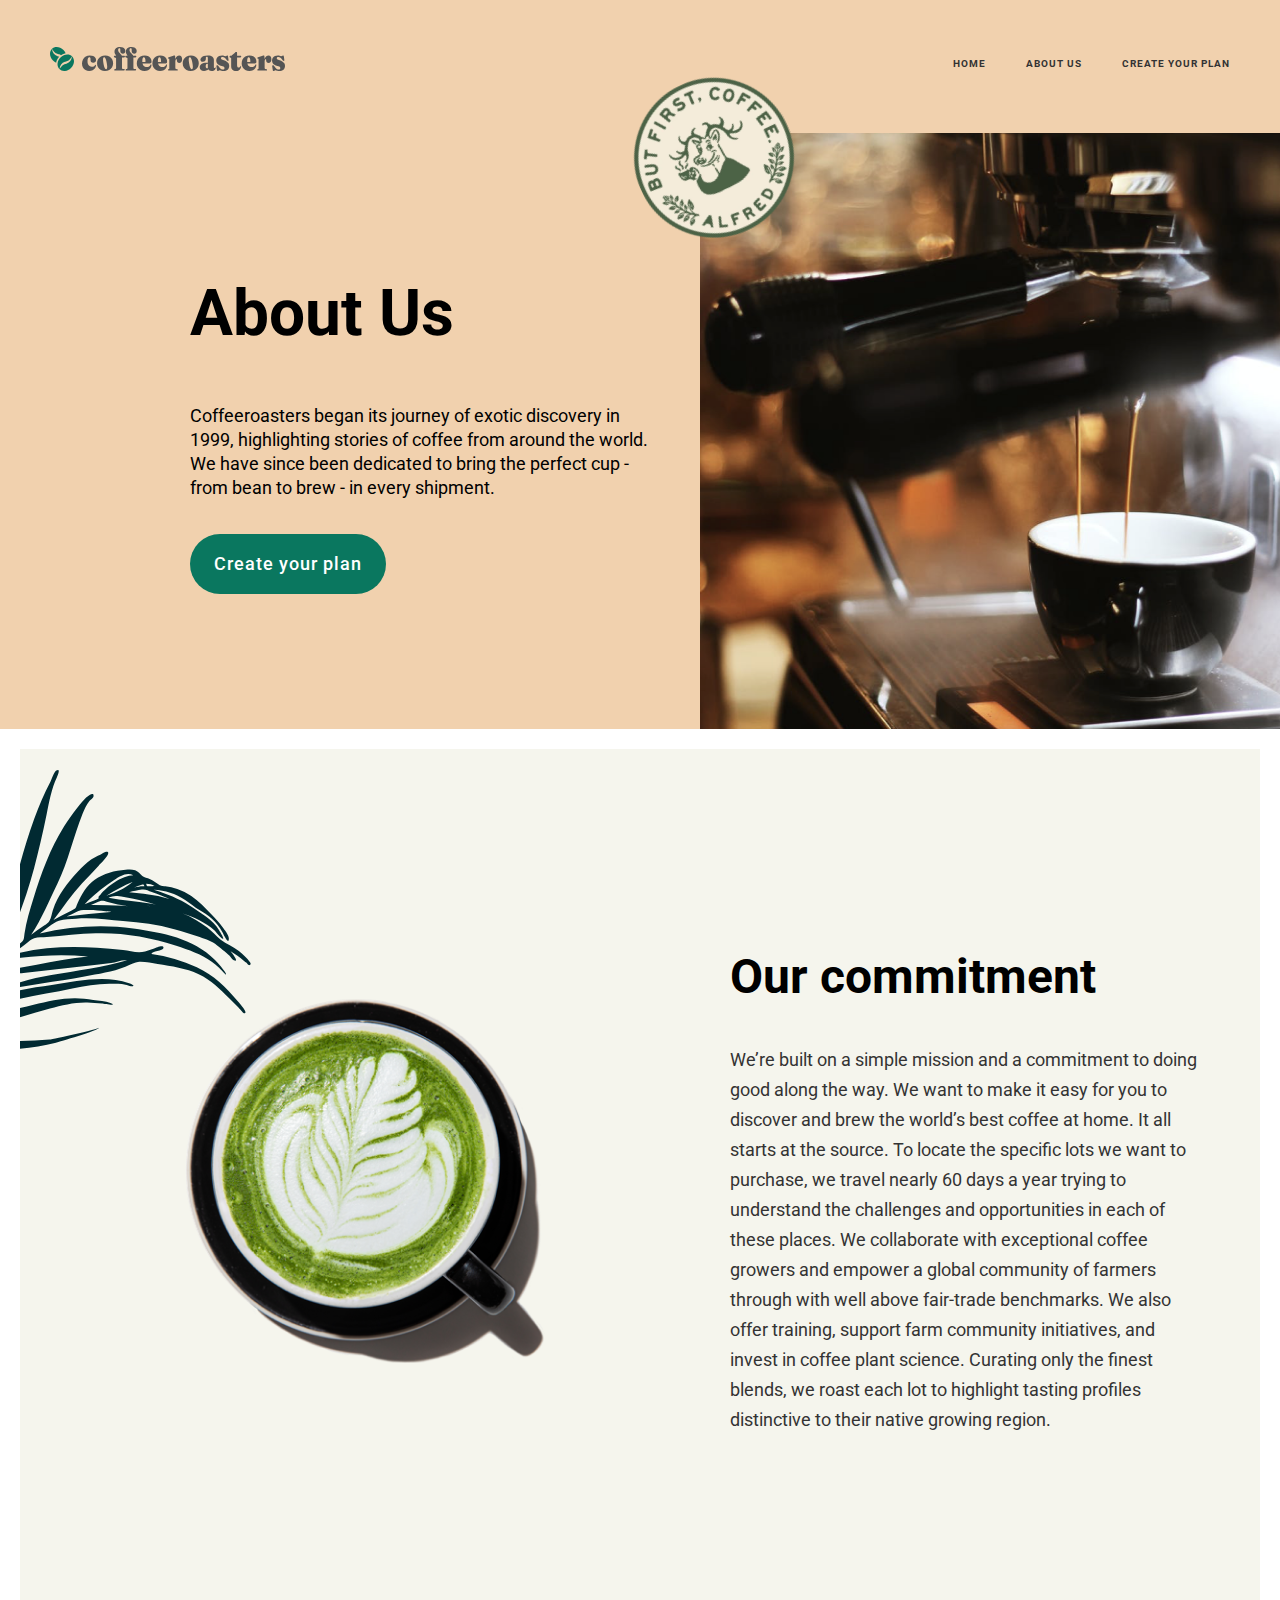
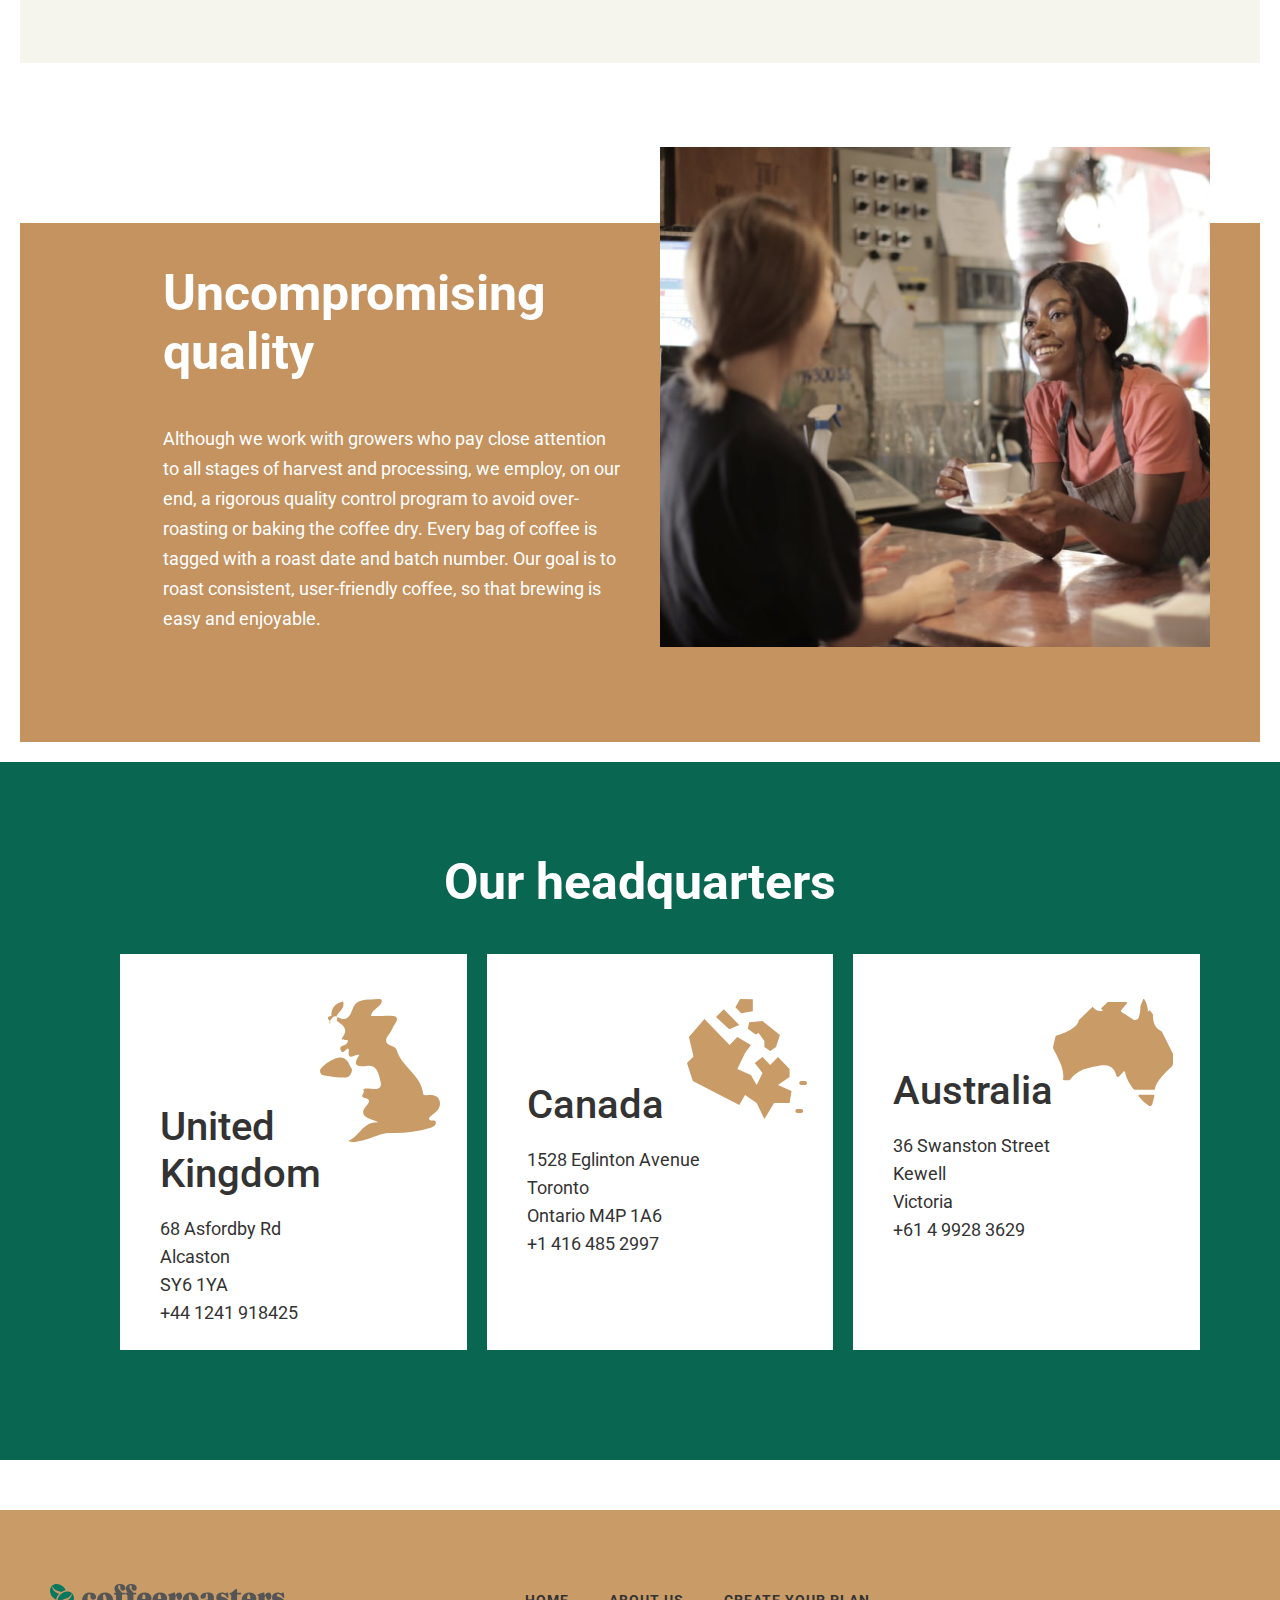
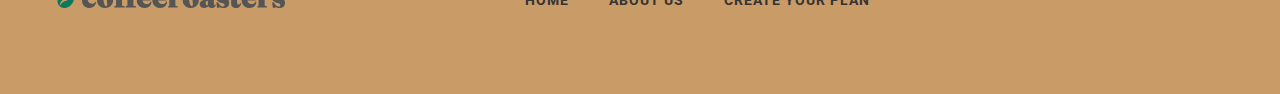
<file: about us/index.html>
<!DOCTYPE html>
<html lang="en">

<head>
    <meta charset="UTF-8">
    <meta http-equiv="X-UA-Compatible" content="IE=edge">
    <meta name="viewport" content="width=device-width, initial-scale=1.0">
    <link rel="shortcut icon" href="./images/main-log.svg" type="image/x-icon">
    <title>About us</title>
    <!-- Goofle fonts -->
    <link rel="preconnect" href="https://fonts.googleapis.com">
    <link rel="preconnect" href="https://fonts.gstatic.com" crossorigin>
    <link href="https://fonts.googleapis.com/css2?family=Roboto:wght@400;500;700&display=swap" rel="stylesheet">
    <!-- Font awesome -->
    <link rel="stylesheet" href="https://cdnjs.cloudflare.com/ajax/libs/font-awesome/6.0.0-beta3/css/all.min.css" integrity="sha512-Fo3rlrZj/k7ujTnHg4CGR2D7kSs0v4LLanw2qksYuRlEzO+tcaEPQogQ0KaoGN26/zrn20ImR1DfuLWnOo7aBA==" crossorigin="anonymous" referrerpolicy="no-referrer"
    />
    <!-- CSS -->
    <link rel="stylesheet" href="../css/normlaize.css" />
    <link rel="stylesheet" href="../css/shared.css">
    <link rel="stylesheet" href="style.css" />
</head>

<body>
    <header class="site-header">
        <div class="">
            <div class="site-header-section container">
                <a href="#" class="site-logo">
                    <img src="../images/site-logo.svg" alt="Logo">
                </a>
                <ul class="site-nav">
                    <li class="site-nav-item"><a href="../index.html" class="site-nav-link">HOME</a></li>
                    <li class="site-nav-item"><a href="index.html" class="site-nav-link">ABOUT US</a></li>
                    <li class="site-nav-item"><a href="../create plan/index.html" class="site-nav-link"> Create your plan</a></li>
                </ul>

            </div>
            <div class="landing">
                <div class="landing-texts container">
                    <h2 class="landing-title">
                        About Us
                    </h2>
                    <p class="landing-text">
                        Coffeeroasters began its journey of exotic discovery in 1999, highlighting stories of coffee from around the world. We have since been dedicated to bring the perfect cup - from bean to brew - in every shipment.
                    </p>
                    <a href="#" class="landing-link">Create your plan</a>
                </div>
                <div class="landing-images">
                    <img class="main-land-img" src="../images/about-us-landing.png" width="640" height="596" alt="Coffee image">
                    <img class="second-land-img" src="../images/main-log.svg" alt="Coffe image">
                </div>
            </div>
        </div>
    </header>
    <main class="main-content">

        <section class="commitment ">
            <img src="../images/left-top.svg" class="left-top" alt="leaf">
            <div class="container commits">
                <img src="../images/cup-6 1.png" alt="cup of coffe">
                <div class="commit-texts">
                    <h2 class="commit-title">
                        Our commitment
                    </h2>
                    <p class="commit-des">
                        We’re built on a simple mission and a commitment to doing good along the way. We want to make it easy for you to discover and brew the world’s best coffee at home. It all starts at the source. To locate the specific lots we want to purchase, we travel
                        nearly 60 days a year trying to understand the challenges and opportunities in each of these places. We collaborate with exceptional coffee growers and empower a global community of farmers through with well above fair-trade benchmarks.
                        We also offer training, support farm community initiatives, and invest in coffee plant science. Curating only the finest blends, we roast each lot to highlight tasting profiles distinctive to their native growing region.
                    </p>
                </div>
            </div>

        </section>
        <section class="quality">
            <div class="container qualities">
                <div class="qualty-texts">
                    <h2 class="quality-title">
                        Uncompromising <br> quality
                    </h2>
                    <p class="quality-des">

                        Although we work with growers who pay close attention to all stages of harvest and processing, we employ, on our end, a rigorous quality control program to avoid over-roasting or baking the coffee dry. Every bag of coffee is tagged with a roast date and
                        batch number. Our goal is to roast consistent, user-friendly coffee, so that brewing is easy and enjoyable.
                    </p>
                </div>
                <img src="../images/waiter.png" alt="waiter">
            </div>
        </section>
        <section class="headquarters">
            <div class="container">
                <h2 class="head-title">
                    Our headquarters
                </h2>

                <ul class="countries">
                    <li class="countries-item">



                        <img src="../images/UK.svg" class="number">
                        <h2 class="proces-title">
                            United <br> Kingdom
                        </h2>
                        <p class="proces-des">
                            68 Asfordby Rd <br> Alcaston <br> SY6 1YA <br> +44 1241 918425 <br> </p>

                    </li>

                    <li class="countries-item">
                        <img src="../images/canada.svg" class="number">
                        <h2 class="proces-title">
                            Canada
                        </h2>
                        <p class="proces-des">
                            1528 Eglinton Avenue <br> Toronto <br> Ontario M4P 1A6 <br> +1 416 485 2997 <br>
                        </p>

                    </li>

                    <li class="countries-item">
                        <img src="../images/australia.svg" class="number">
                        <h2 class="proces-title">
                            Australia
                        </h2>
                        <p class="proces-des">
                            36 Swanston Street <br> Kewell <br> Victoria <br> +61 4 9928 3629 <br>
                        </p>
                    </li>

                </ul>

            </div>
        </section>
    </main>
    <footer class="site-footer ">
        <div class="footers container ">
            <a href="#" class="site-footer-logo">
                <img src="../images/site-logo.svg" alt="Logo">
            </a>
            <ul class="footer-lins-list">
                <li class="footer-link-item"><a href="../index.html" class="footer-links">HOME</a></li>
                <li class="footer-link-item"><a href="index.html" class="footer-links">ABOUT US</a></li>
                <li class="footer-link-item"><a href="../create plan/index.html" class="footer-links">Create your plan</a></li>
            </ul>
            <ul class="footer-socials">
                <li class="footer-socials-item">
                    <a href="#" class="socials-link">
                        <i class="fab fa-facebook"></i>
                    </a>
                </li>
                <li class="footer-socials-item">
                    <a href="#" class="socials-link">
                        <i class="fab fa-instagram"></i>
                    </a>
                </li>
                <li class="footer-socials-item">
                    <a href="#" class="socials-link">
                        <i class="fab fa-twitter"></i>
                    </a>
                </li>
            </ul>
        </div>
    </footer>
</body>

</html>
</file>
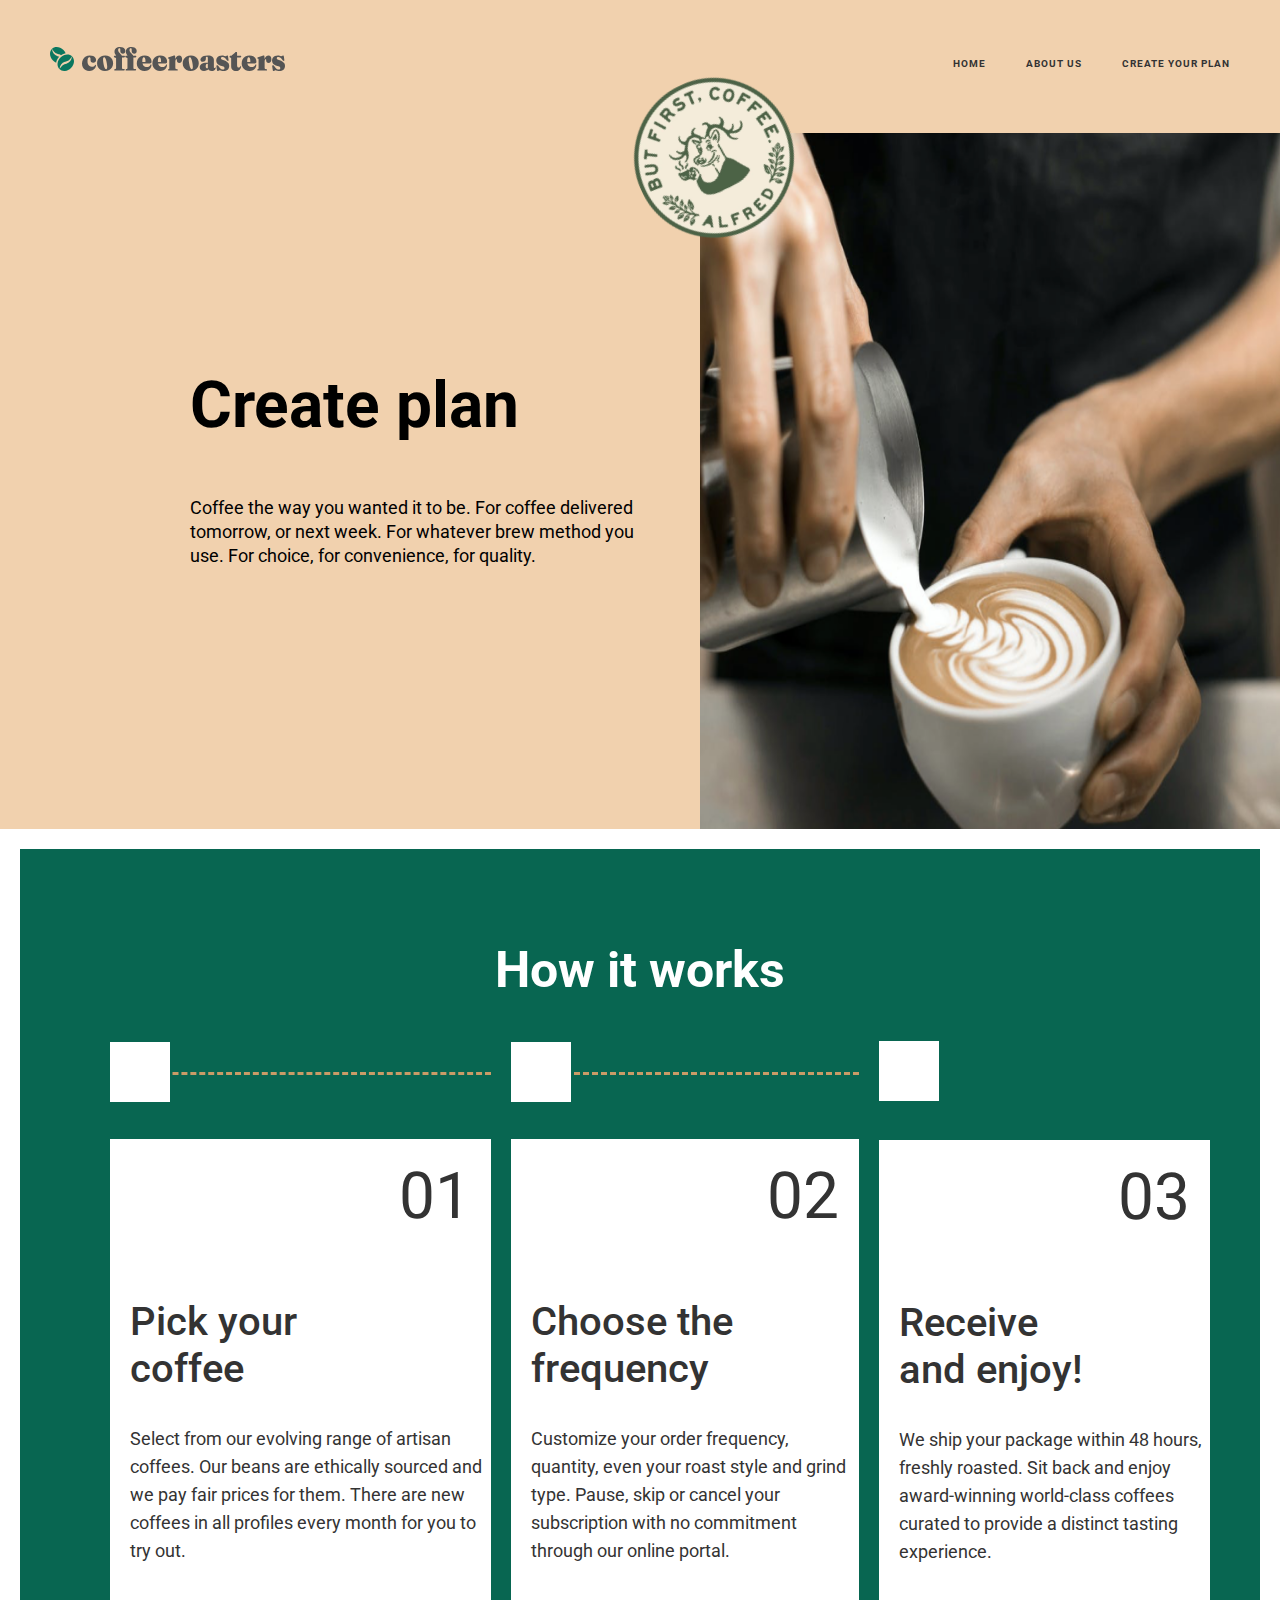
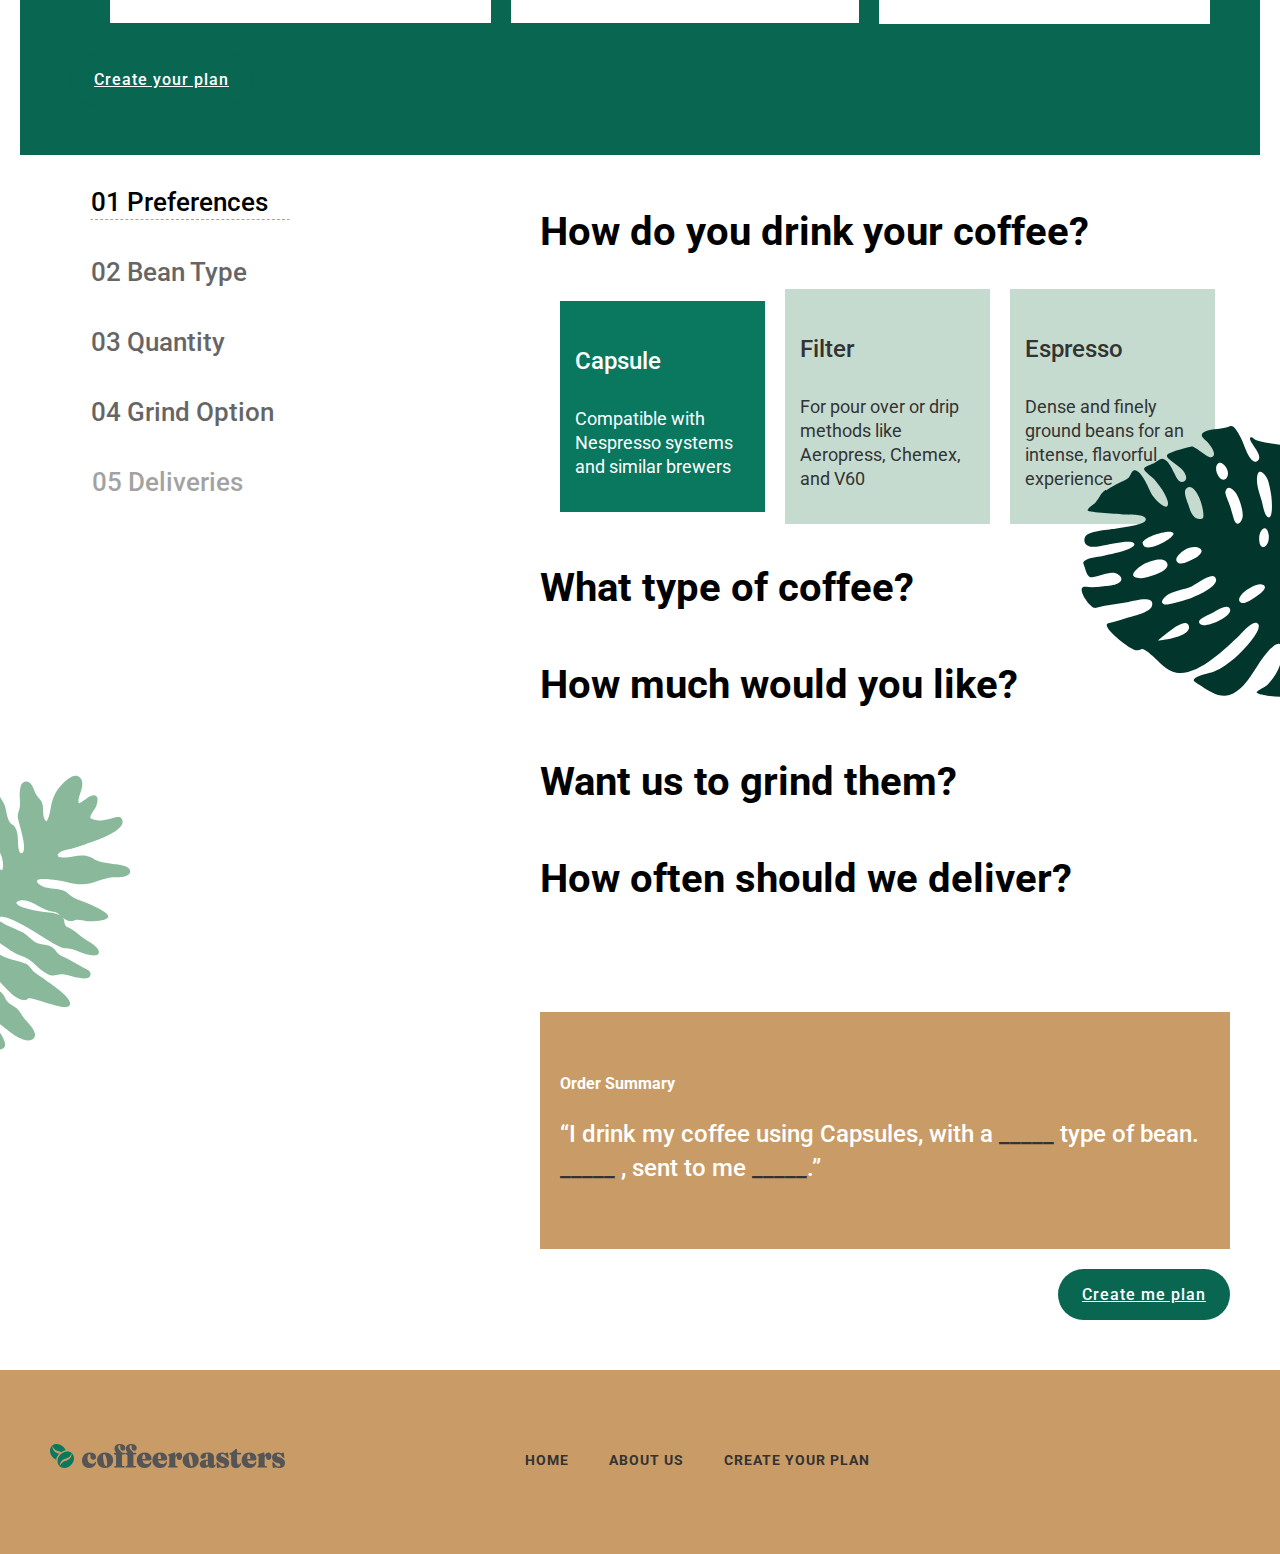
<file: create plan/index.html>
<!DOCTYPE html>
<html lang="en">

<head>
    <meta charset="UTF-8">
    <meta http-equiv="X-UA-Compatible" content="IE=edge">
    <meta name="viewport" content="width=device-width, initial-scale=1.0">
    <link rel="shortcut icon" href="./images/main-log.svg" type="image/x-icon">
    <title>Create your plan</title>
    <!-- Goofle fonts -->
    <link rel="preconnect" href="https://fonts.googleapis.com">
    <link rel="preconnect" href="https://fonts.gstatic.com" crossorigin>
    <link href="https://fonts.googleapis.com/css2?family=Roboto:wght@400;500;700&display=swap" rel="stylesheet">
    <!-- Font awesome -->
    <link rel="stylesheet" href="https://cdnjs.cloudflare.com/ajax/libs/font-awesome/6.0.0-beta3/css/all.min.css" integrity="sha512-Fo3rlrZj/k7ujTnHg4CGR2D7kSs0v4LLanw2qksYuRlEzO+tcaEPQogQ0KaoGN26/zrn20ImR1DfuLWnOo7aBA==" crossorigin="anonymous" referrerpolicy="no-referrer"
    />
    <!-- CSS -->
    <link rel="stylesheet" href="../css/normlaize.css" />
    <link rel="stylesheet" href="../css/shared.css">
    <link rel="stylesheet" href="style.css" />
</head>

<body>
    <header class="site-header">
        <div class="">
            <div class="site-header-section container">
                <a href="#" class="site-logo">
                    <img src="../images/site-logo.svg" alt="Logo">
                </a>
                <ul class="site-nav">
                    <li class="site-nav-item"><a href="../index.html" class="site-nav-link">HOME</a></li>
                    <li class="site-nav-item"><a href="../about us/index.html" class="site-nav-link">ABOUT US</a></li>
                    <li class="site-nav-item"><a href="index.html" class="site-nav-link"> Create your plan</a></li>
                </ul>

            </div>
            <div class="landing">
                <div class="landing-texts container">
                    <h2 class="landing-title">
                        Create plan
                    </h2>
                    <p class="landing-text">
                        Coffee the way you wanted it to be. For coffee delivered tomorrow, or next week. For whatever brew method you use. For choice, for convenience, for quality.
                    </p>

                </div>
                <div class="landing-images">
                    <img class="main-land-img" src="../images/plan-landing.png" width="600" height="696" alt="Coffee image">
                    <img class="second-land-img" src="../images/main-log.svg" alt="Coffe image">
                </div>
            </div>
        </div>
    </header>
    </head>

    <body>
        <section class="how">
            <div class="container">
                <h2 class="how-title">
                    How it works
                </h2>

                <ul class="process">
                    <li class="process-item">
                        <div class="box"></div>
                        <hr class="hr">
                        <div class="proces-in">
                            <p class="number">01</p>
                            <h2 class="proces-title">
                                Pick your coffee
                            </h2>
                            <p class="proces-des">
                                Select from our evolving range of artisan coffees. Our beans are ethically sourced and we pay fair prices for them. There are new coffees in all profiles every month for you to try out.
                            </p>
                        </div>
                    </li>
                    <li class="process-item">
                        <div class="box"></div>
                        <hr class="hr">
                        <div class="proces-in">
                            <p class="number">02</p>
                            <h2 class="proces-title">
                                Choose the frequency
                            </h2>
                            <p class="proces-des">
                                Customize your order frequency, quantity, even your roast style and grind type. Pause, skip or cancel your subscription with no commitment through our online portal.
                            </p>
                        </div>
                    </li>
                    <li class="process-item">
                        <div class="box"></div>

                        <div class="proces-in" style="margin-top: -25px;">
                            <p class="number">03</p>
                            <h2 class="proces-title">
                                Receive and enjoy!
                            </h2>
                            <p class="proces-des">
                                We ship your package within 48 hours, freshly roasted. Sit back and enjoy award-winning world-class coffees curated to provide a distinct tasting experience.
                            </p>
                        </div>
                    </li>
                </ul>
                <a href="#" class="plan">Create your plan</a>
            </div>
        </section>
        <section class="preference">
            <img src="../images/left-bottom.svg" alt="" class="left-bottom">
            <img src="../images/right.svg" alt="" class="right">

            <div class="container pref">
                <ul class="pref-list">
                    <li class="pref-item active">01 Preferences</li>
                    <li class="pref-item">02 Bean Type</li>
                    <li class="pref-item">03 Quantity</li>
                    <li class="pref-item">04 Grind Option</li>
                    <li class="pref-item"><a href="./delivery/delivery.html" class="pref-item-link">05 Deliveries</a></li>
                </ul>

                <div class="drink">
                    <h2 class="drink-title">
                        How do you drink your coffee?
                    </h2>
                    <ul class="drink-list">
                        <li class="drink-item">
                            <h4 class="drink-item-title">

                                Capsule
                            </h4>
                            <p class="drink-item-des">Compatible with Nespresso systems and similar brewers</p>
                        </li>
                        <li class="drink-item">
                            <h4 class="drink-item-title">
                                Filter
                            </h4>
                            <p class="drink-item-des">
                                For pour over or drip methods like Aeropress, Chemex, and V60
                            </p>
                        </li>
                        <li class="drink-item">
                            <h4 class="drink-item-title">
                                Espresso
                            </h4>
                            <p class="drink-item-des">
                                Dense and finely ground beans for an intense, flavorful experience
                            </p>
                        </li>
                    </ul>

                    <h3 class="questins">What type of coffee?
                        <i class="fas fa-chevron-down"></i>
                    </h3>
                    <h3 class="questins">How much would you like? <i class="fas fa-chevron-down"></i> </h3>
                    <h3 class="questins">Want us to grind them? <i class="fas fa-chevron-down"></i> </h3>
                    <h3 class="questins">How often should we deliver? <i class="fas fa-chevron-down"></i> </h3>
                    <div class="summary">
                        <h4 class="summary-title">
                            Order Summary
                        </h4>
                        <p class="summary-text">“I drink my coffee using Capsules, with a <span>_____</span> type of bean. <span>_____</span> , sent to me <span>_____</span>.”</p>
                    </div>
                    <div class="create-plan">
                        <a href="#" class="plan">Create me plan</a>
                    </div>
                </div>
            </div>
        </section>
        <footer class="site-footer ">
            <div class="footers container ">
                <a href="#" class="site-footer-logo">
                    <img src="../images/site-logo.svg" alt="Logo">
                </a>
                <ul class="footer-lins-list">
                    <li class="footer-link-item"><a href="../index.html" class="footer-links">HOME</a></li>
                    <li class="footer-link-item"><a href="../about us/index.html" class="footer-links">ABOUT US</a></li>
                    <li class="footer-link-item"><a href="index.html" class="footer-links">Create your plan</a></li>
                </ul>
                <ul class="footer-socials">
                    <li class="footer-socials-item">
                        <a href="#" class="socials-link">
                            <i class="fab fa-facebook"></i>
                        </a>
                    </li>
                    <li class="footer-socials-item">
                        <a href="#" class="socials-link">
                            <i class="fab fa-instagram"></i>
                        </a>
                    </li>
                    <li class="footer-socials-item">
                        <a href="#" class="socials-link">
                            <i class="fab fa-twitter"></i>
                        </a>
                    </li>
                </ul>
            </div>
        </footer>
    </body>

</html>
</file>
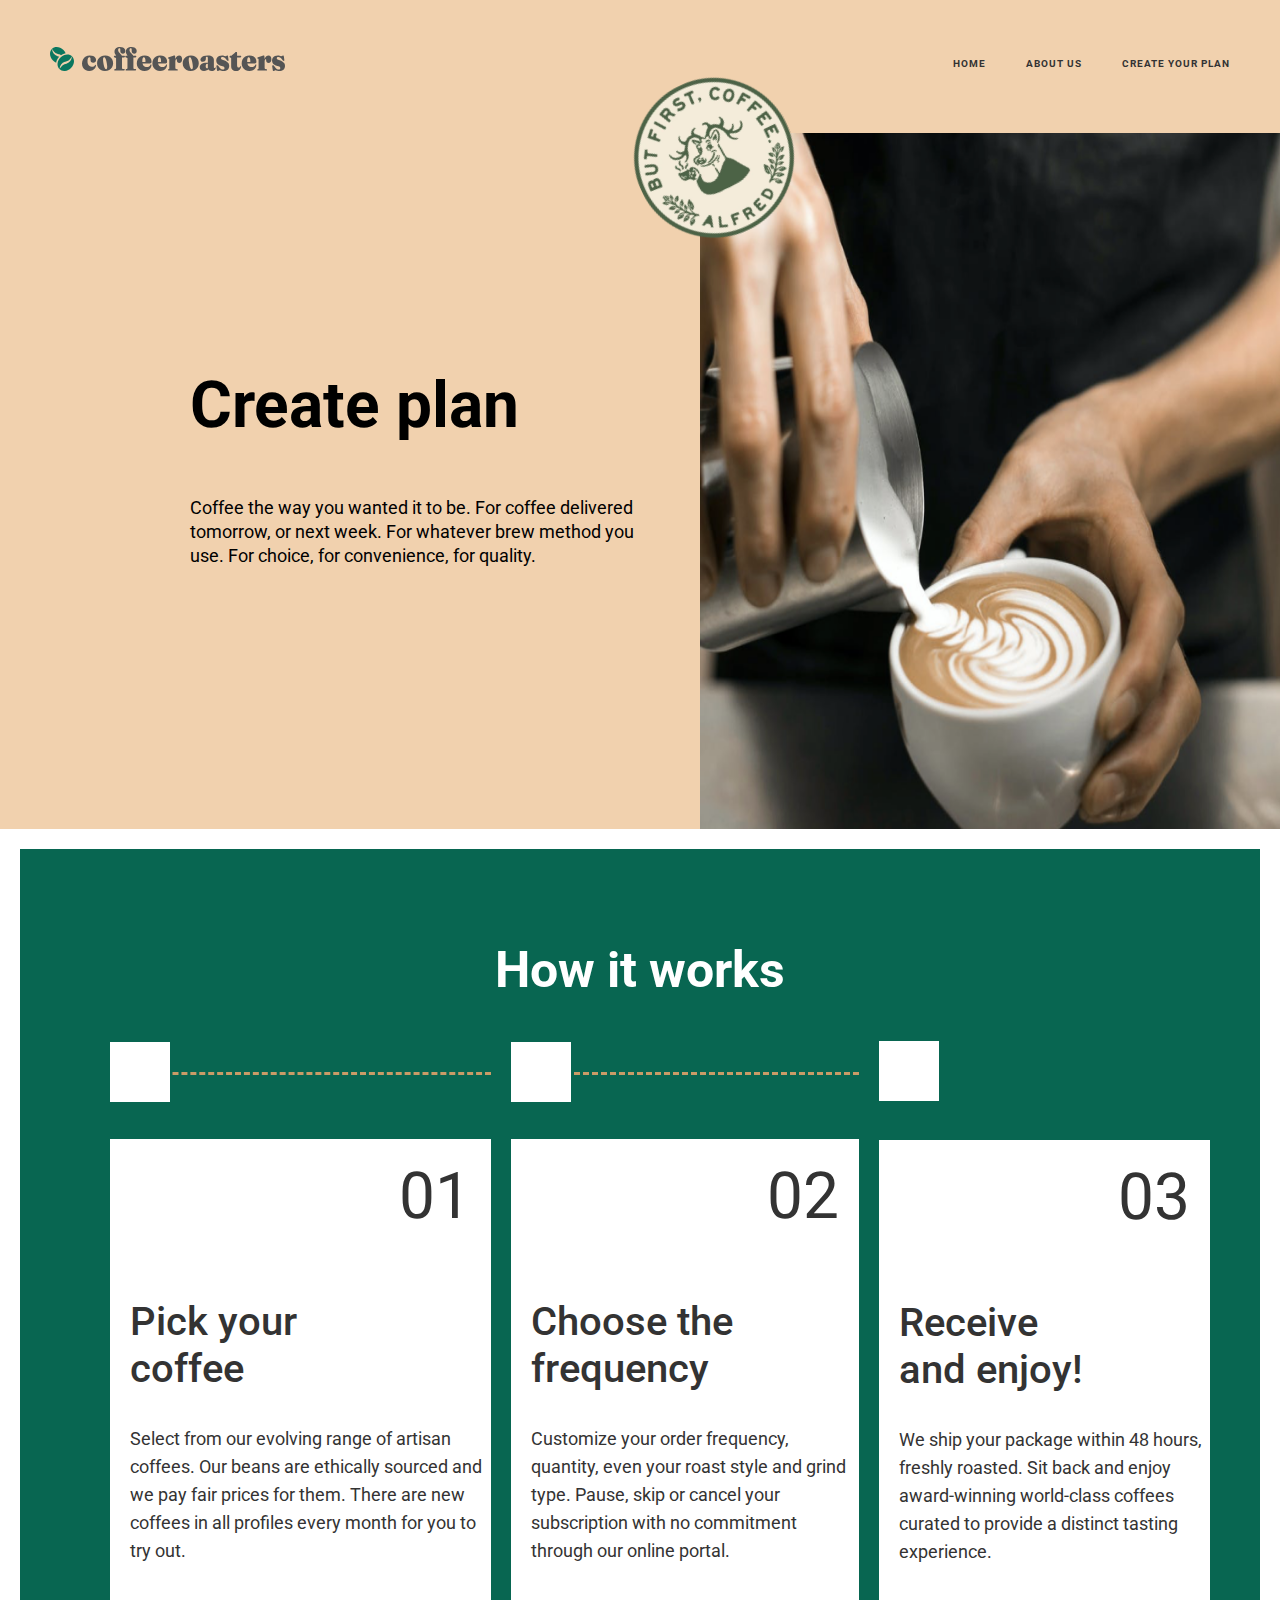
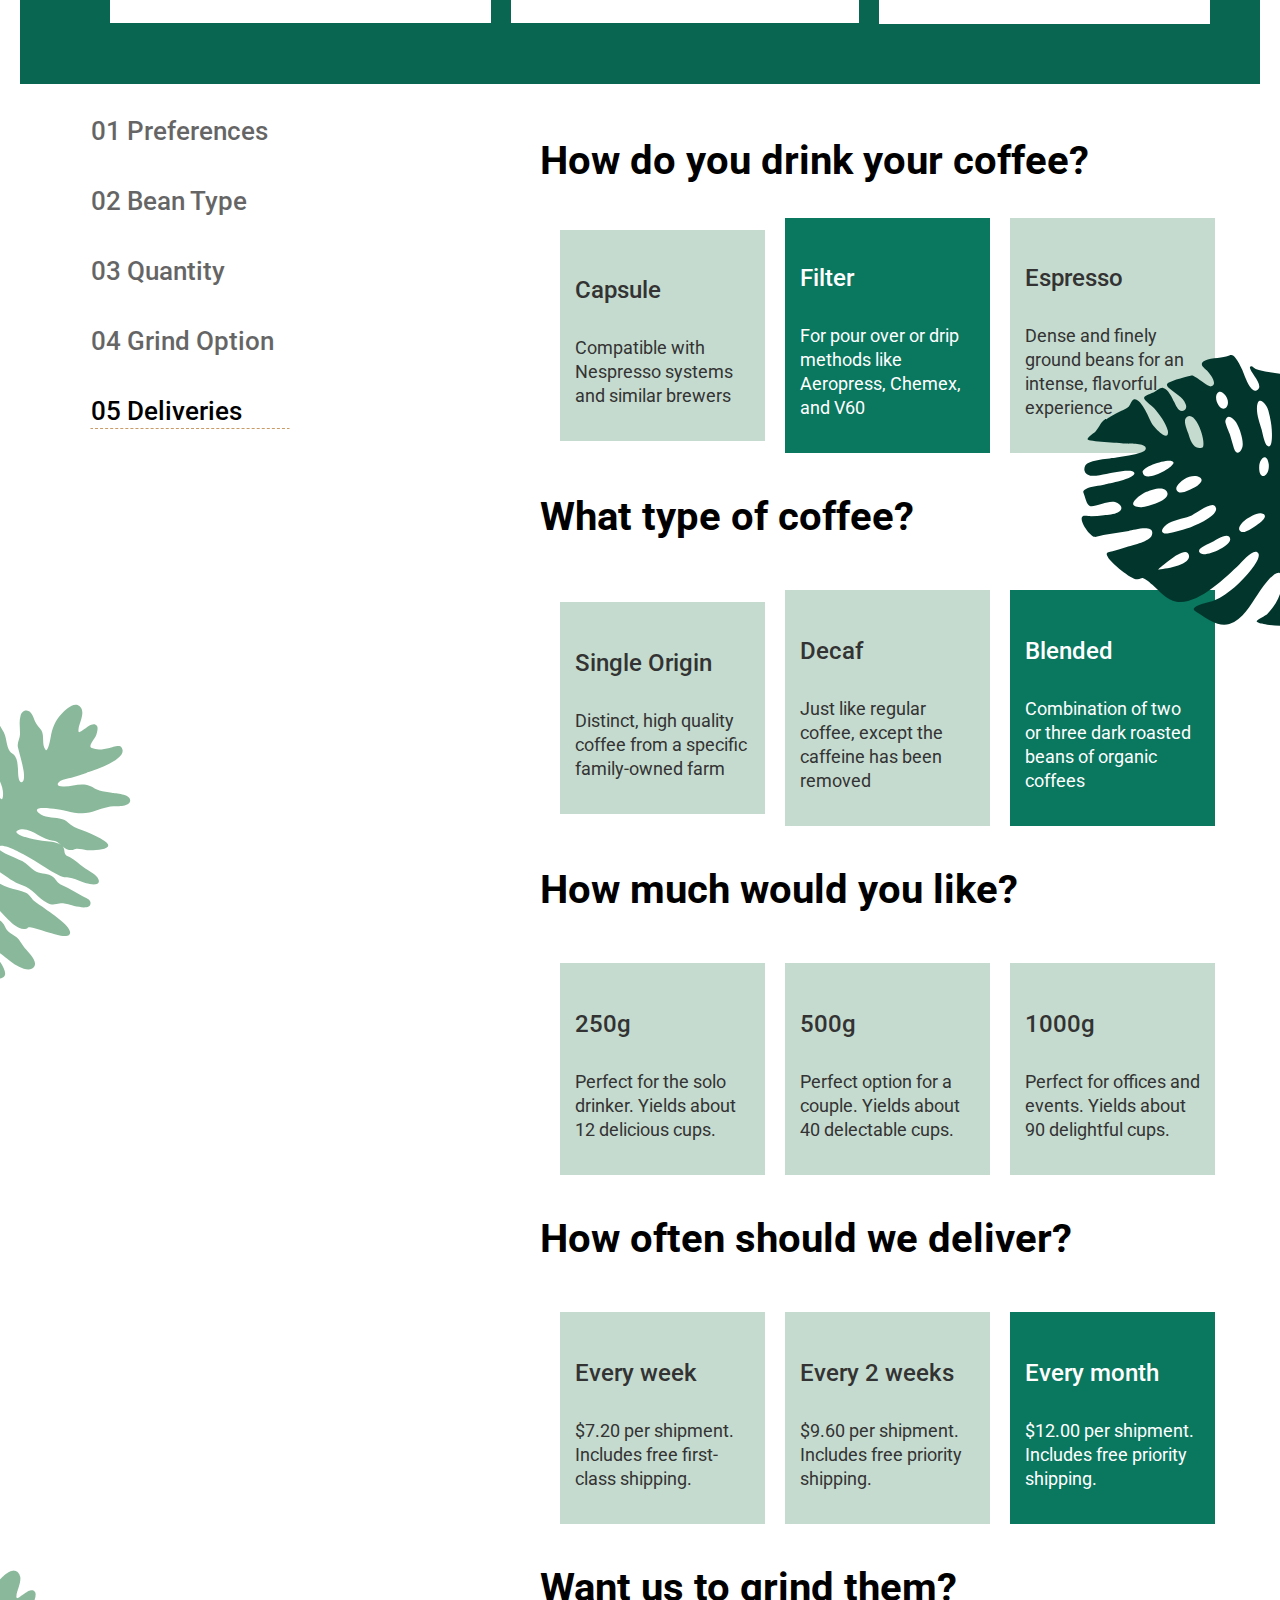
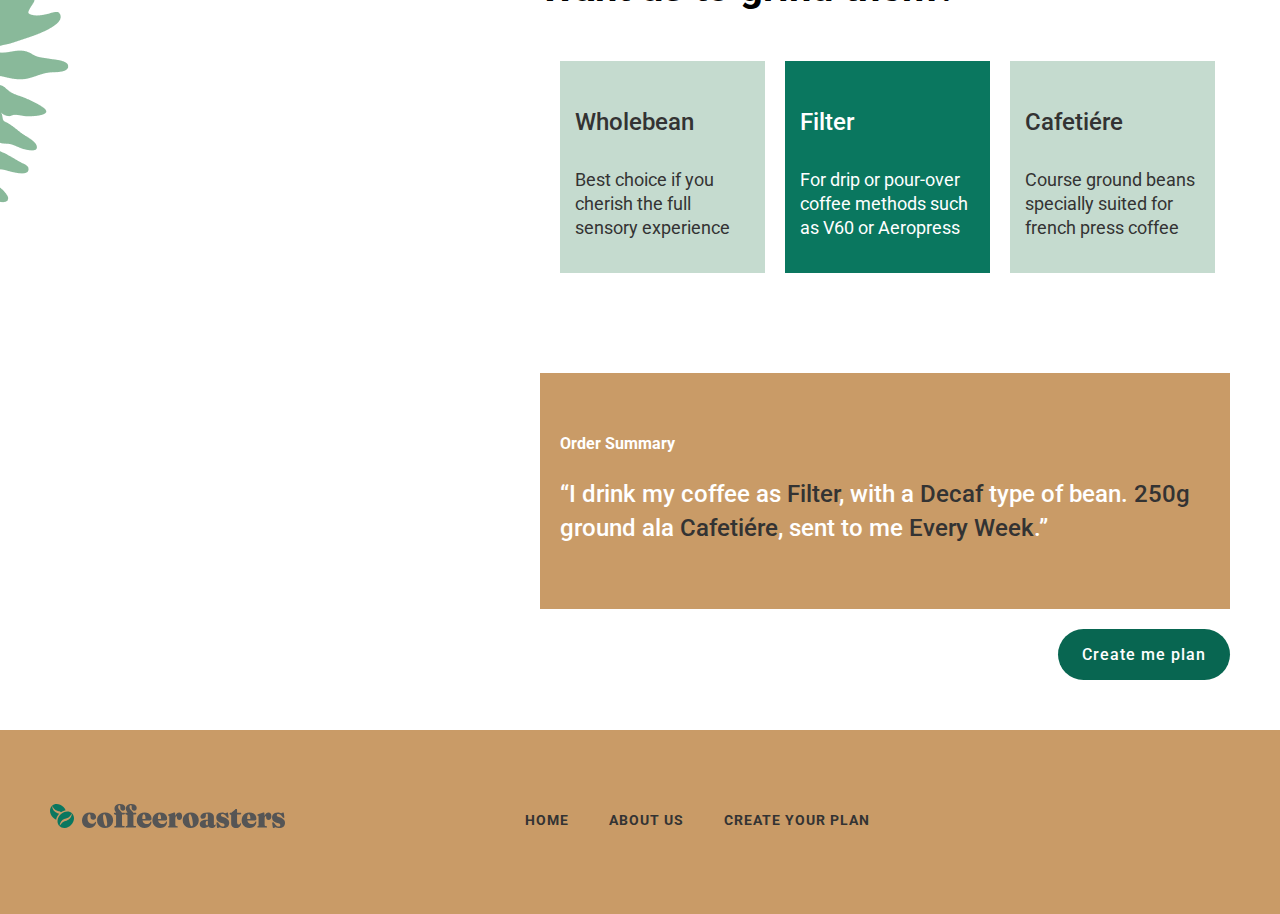
<file: create plan/delivery/delivery.html>
<!DOCTYPE html>
<html lang="en">

<head>
    <meta charset="UTF-8">
    <meta http-equiv="X-UA-Compatible" content="IE=edge">
    <meta name="viewport" content="width=device-width, initial-scale=1.0">
    <link rel="shortcut icon" href="./images/main-log.svg" type="image/x-icon">
    <title>Create your plan</title>
    <!-- Goofle fonts -->
    <link rel="preconnect" href="https://fonts.googleapis.com">
    <link rel="preconnect" href="https://fonts.gstatic.com" crossorigin>
    <link href="https://fonts.googleapis.com/css2?family=Roboto:wght@400;500;700&display=swap" rel="stylesheet">
    <!-- Font awesome -->
    <link rel="stylesheet" href="https://cdnjs.cloudflare.com/ajax/libs/font-awesome/6.0.0-beta3/css/all.min.css" integrity="sha512-Fo3rlrZj/k7ujTnHg4CGR2D7kSs0v4LLanw2qksYuRlEzO+tcaEPQogQ0KaoGN26/zrn20ImR1DfuLWnOo7aBA==" crossorigin="anonymous" referrerpolicy="no-referrer"
    />
    <!-- CSS -->
    <link rel="stylesheet" href="../../css/normlaize.css" />
    <link rel="stylesheet" href="../../css/shared.css">
    <link rel="stylesheet" href="../style.css" />
    <link rel="stylesheet" href="delivery.css">
</head>

<body>
    <header class="site-header">
        <div class="">
            <div class="site-header-section container">
                <a href="#" class="site-logo">
                    <img src="../../images/site-logo.svg" alt="Logo">
                </a>
                <ul class="site-nav">
                    <li class="site-nav-item"><a href="../../index.html" class="site-nav-link">HOME</a></li>
                    <li class="site-nav-item"><a href="../../about us/index.html" class="site-nav-link">ABOUT US</a></li>
                    <li class="site-nav-item"><a href="../index.html" class="site-nav-link"> Create your plan</a></li>
                </ul>

            </div>
            <div class="landing">
                <div class="landing-texts container">
                    <h2 class="landing-title">
                        Create plan
                    </h2>
                    <p class="landing-text">
                        Coffee the way you wanted it to be. For coffee delivered tomorrow, or next week. For whatever brew method you use. For choice, for convenience, for quality.
                    </p>

                </div>
                <div class="landing-images">
                    <img class="main-land-img" src="../../images/plan-landing.png" width="600" height="696" alt="Coffee image">
                    <img class="second-land-img" src="../../images/main-log.svg" alt="Coffe image">
                </div>
            </div>
        </div>
    </header>
    </head>

    <body>
        <section class="how">
            <div class="container">
                <h2 class="how-title">
                    How it works
                </h2>

                <ul class="process">
                    <li class="process-item">
                        <div class="box"></div>
                        <hr class="hr">
                        <div class="proces-in">
                            <p class="number">01</p>
                            <h2 class="proces-title">
                                Pick your coffee
                            </h2>
                            <p class="proces-des">
                                Select from our evolving range of artisan coffees. Our beans are ethically sourced and we pay fair prices for them. There are new coffees in all profiles every month for you to try out.
                            </p>
                        </div>
                    </li>
                    <li class="process-item">
                        <div class="box"></div>
                        <hr class="hr">
                        <div class="proces-in">
                            <p class="number">02</p>
                            <h2 class="proces-title">
                                Choose the frequency
                            </h2>
                            <p class="proces-des">
                                Customize your order frequency, quantity, even your roast style and grind type. Pause, skip or cancel your subscription with no commitment through our online portal.
                            </p>
                        </div>
                    </li>
                    <li class="process-item">
                        <div class="box"></div>

                        <div class="proces-in" style="margin-top: -25px;">
                            <p class="number">03</p>
                            <h2 class="proces-title">
                                Receive and enjoy!
                            </h2>
                            <p class="proces-des">
                                We ship your package within 48 hours, freshly roasted. Sit back and enjoy award-winning world-class coffees curated to provide a distinct tasting experience.
                            </p>
                        </div>
                    </li>
                </ul>

            </div>
        </section>
        <section class="preference">
            <img src="../../images/left-bottom.svg" alt="" class="left-bottom">
            <img src="../../images/Vector.png" alt="" class="bottom">
            <img src="../../images/right.svg" alt="" class="right">

            <div class="container pref">
                <ul class="pref-list">
                    <li class="pref-item ">01 Preferences</li>
                    <li class="pref-item">02 Bean Type</li>
                    <li class="pref-item">03 Quantity</li>
                    <li class="pref-item">04 Grind Option</li>
                    <li class="pref-item active">05 Deliveries</li>
                </ul>

                <div class="drink">
                    <h2 class="drink-title">
                        How do you drink your coffee?
                    </h2>
                    <ul class="drink-list">
                        <li class="drink-item">
                            <h4 class="drink-item-title">

                                Capsule
                            </h4>
                            <p class="drink-item-des">Compatible with Nespresso systems and similar brewers</p>
                        </li>
                        <li class="drink-item act">
                            <h4 class="drink-item-title">
                                Filter
                            </h4>
                            <p class="drink-item-des">
                                For pour over or drip methods like Aeropress, Chemex, and V60
                            </p>
                        </li>
                        <li class="drink-item">
                            <h4 class="drink-item-title">
                                Espresso
                            </h4>
                            <p class="drink-item-des">
                                Dense and finely ground beans for an intense, flavorful experience
                            </p>
                        </li>
                    </ul>

                    <h3 class="questins">What type of coffee?
                        <i class="fas fa-chevron-down"></i>
                    </h3>
                    <ul class="drink-list">
                        <li class="drink-item">
                            <h4 class="drink-item-title">

                                Single Origin
                            </h4>
                            <p class="drink-item-des">Distinct, high quality coffee from a specific family-owned farm</p>
                        </li>
                        <li class="drink-item">
                            <h4 class="drink-item-title">
                                Decaf
                            </h4>
                            <p class="drink-item-des">
                                Just like regular coffee, except the caffeine has been removed
                            </p>
                        </li>
                        <li class="drink-item act">
                            <h4 class="drink-item-title ">
                                Blended
                            </h4>
                            <p class="drink-item-des">
                                Combination of two or three dark roasted beans of organic coffees </p>
                        </li>
                    </ul>
                    <h3 class="questins">How much would you like? <i class="fas fa-chevron-down"></i> </h3>
                    <ul class="drink-list">
                        <li class="drink-item act">
                            <h4 class="drink-item-title">

                                250g
                            </h4>
                            <p class="drink-item-des">Perfect for the solo drinker. Yields about 12 delicious cups.</p>
                        </li>
                        <li class="drink-item">
                            <h4 class="drink-item-title">
                                500g
                            </h4>
                            <p class="drink-item-des">
                                Perfect option for a couple. Yields about 40 delectable cups.
                            </p>
                        </li>
                        <li class="drink-item">
                            <h4 class="drink-item-title">
                                1000g
                            </h4>
                            <p class="drink-item-des">
                                Perfect for offices and events. Yields about 90 delightful cups. </p>
                        </li>
                    </ul>
                    <h3 class="questins">How often should we deliver? <i class="fas fa-chevron-down"></i> </h3>
                    <ul class="drink-list">
                        <li class="drink-item">
                            <h4 class="drink-item-title">

                                Every week
                            </h4>
                            <p class="drink-item-des">$7.20 per shipment. Includes free first-class shipping.</p>
                        </li>
                        <li class="drink-item">
                            <h4 class="drink-item-title">
                                Every 2 weeks
                            </h4>
                            <p class="drink-item-des">
                                $9.60 per shipment. Includes free priority shipping.
                            </p>
                        </li>
                        <li class="drink-item act">
                            <h4 class="drink-item-title">
                                Every month
                            </h4>
                            <p class="drink-item-des">
                                $12.00 per shipment. Includes free priority shipping. </p>
                        </li>
                    </ul>
                    <h3 class="questins">Want us to grind them?<i class="fas fa-chevron-down"></i> </h3>
                    <ul class="drink-list">
                        <li class="drink-item">
                            <h4 class="drink-item-title">

                                Wholebean
                            </h4>
                            <p class="drink-item-des">Best choice if you cherish the full sensory experience</p>
                        </li>
                        <li class="drink-item act">
                            <h4 class="drink-item-title">
                                Filter
                            </h4>
                            <p class="drink-item-des">
                                For drip or pour-over coffee methods such as V60 or Aeropress
                            </p>
                        </li>
                        <li class="drink-item">
                            <h4 class="drink-item-title">
                                Cafetiére
                            </h4>
                            <p class="drink-item-des">
                                Course ground beans specially suited for french press coffee
                            </p>
                        </li>
                    </ul>
                    <div class="summary">
                        <h4 class="summary-title">
                            Order Summary
                        </h4>
                        <p class="summary-text">“I drink my coffee as <span>Filter</span>, with a <span>Decaf</span> type of bean. <span>250g</span> ground ala <span>Cafetiére</span>, sent to me <span>Every Week</span>.” </p>
                    </div>
                    <div class="create-plan">
                        <button class="plans">Create me plan</button>
                    </div>
                    <div class="brackdrop hidden"></div>
                    <div class="modal hidden">
                        <div class="modal-wrapper">

                            <h3 class="modal-title">
                                order Summary
                            </h3>
                            <p class="order-detail">
                                “I drink my coffee as <span class="modal-span">Filter</span>, <br> with a <span class="modal-span">Decaf</span> <br> type of bean. <span class="modal-span">250g</span> ground ala <span class="modal-span">Cafetiére</span>,
                                sent to me
                                <span class="modal-span">Every Week</span>.”
                            </p>
                            <p class="order-text">Is this correct? You can proceed to checkout or go back <br> to plan selection if something <br> is off. Subscription discount codes can also be <br> redeemed at the checkout. </p>
                            <div class="check">
                                <span class="cost"> <sup>$</sup> 14.00 <sub>/ mo</sub></span>
                                <a href="#" class="chechout">Checkout</a>
                            </div>
                        </div>
                    </div>
                </div>
            </div>
        </section>
        <footer class="site-footer ">
            <div class="footers container ">
                <a href="#" class="site-footer-logo">
                    <img src="../../images/site-logo.svg" alt="Logo">
                </a>
                <ul class="footer-lins-list">
                    <li class="footer-link-item"><a href="#" class="footer-links">HOME</a></li>
                    <li class="footer-link-item"><a href="#" class="footer-links">ABOUT US</a></li>
                    <li class="footer-link-item"><a href="#" class="footer-links">Create your plan</a></li>
                </ul>
                <ul class="footer-socials">
                    <li class="footer-socials-item">
                        <a href="#" class="socials-link">
                            <i class="fab fa-facebook"></i>
                        </a>
                    </li>
                    <li class="footer-socials-item">
                        <a href="#" class="socials-link">
                            <i class="fab fa-instagram"></i>
                        </a>
                    </li>
                    <li class="footer-socials-item">
                        <a href="#" class="socials-link">
                            <i class="fab fa-twitter"></i>
                        </a>
                    </li>
                </ul>
            </div>
        </footer>
        <script src="app.js"></script>
    </body>

</html>
</file>
<file: css/shared.css>
*,
*::before,
*::after {
    box-sizing: border-box;
    font-size: 10px;
}

html {
    height: 100%;
}

body {
    display: flex;
    flex-direction: column;
    height: 100%;
    margin: 0;
    padding: 0;
    font-family: 'Roboto', sans-serif;
    font-weight: 400;
    line-height: 2.8rem;
    font-size: 1.8rem;
}

.container {
    max-width: 144rem;
    width: 100%;
    padding-left: 5rem;
    padding-right: 5rem;
    margin-left: auto;
    margin-right: auto;
}

.site-header {
    background-color: #F1D1AE;
}

.site-header-section {
    display: flex;
    align-items: center;
    justify-content: space-between;
    padding-top: 40px;
}

.site-nav {
    display: flex;
    align-items: center;
}

.site-nav-item {
    margin-left: 40px;
    list-style: none;
}

.site-nav-item:first-child {
    margin-left: 0;
}

.site-nav-link {
    text-decoration: none;
    color: #333;
    font-weight: 700;
    letter-spacing: 1px;
    text-transform: uppercase;
    transition: 300ms ease;
}

.site-nav-link:hover {
    color: #0A775F;
}

.landing {
    display: flex;
    align-items: center;
}

.landing-texts {
    color: #000;
    margin-left: 14rem;
}

.landing-title {
    font-size: 6.4rem;
    font-weight: 700;
    line-height: 7.5rem;
}

.landing-text {
    line-height: 2.4rem;
    width: 46rem;
    font-size: 1.8rem;
    margin-top: 2.4rem;
    margin-bottom: 3.4rem;
}

.landing-link {
    text-decoration: none;
    color: #fff;
    padding: 1.6rem 2.4rem;
    background: #0A775F;
    border-radius: 100px;
    font-size: 1.8rem;
    letter-spacing: 1px;
    font-weight: 500;
    display: inline-block;
    transition: 300ms ease;
}

.landing-link:hover {
    color: #0A775F;
    background-color: #fff;
}

.landing-images {
    position: relative;
    margin-top: 45px;
    display: flex;
}

.second-land-img {
    position: absolute;
    top: -82px;
    left: -92px;
}

.left-top {
    position: absolute;
    top: 20;
    left: 0;
}

.left-bottom {
    position: absolute;
    top: 1263px;
    left: 0;
}

.right {
    position: absolute;
    top: 685px;
    right: 0;
}

.footers {
    margin-top: 5rem;
    padding: 6.8rem 5rem;
    background-color: #C99B67;
    display: flex;
    align-items: center;
    justify-content: space-between;
}

.footer-lins-list {
    display: flex;
    align-items: center;
}

.footer-link-item {
    list-style: none;
    margin-left: 4rem;
}

.footer-link-item:first-child {
    margin-left: 0;
}

.footer-links,
.socials-link {
    text-decoration: none;
    color: #333;
    font-size: 1.4rem;
    text-transform: uppercase;
    font-weight: 700;
    line-height: 19px;
    letter-spacing: 1px;
}

.footer-links:hover,
.socials-link:hover {
    text-decoration: underline;
}

.footer-socials {
    display: flex;
    align-items: center;
}

.footer-socials-item {
    list-style: none;
    margin-left: 4rem;
}

.socials-link {
    display: inline-block;
}
</file>
<file: about us/style.css>
.commitment {
    margin: 2rem;
    position: relative;
}

.commits {
    background-color: #F5F5ED;
    display: flex;
    align-items: center;
    padding: 16rem 6rem 21rem 16.5rem;
}

.left-top {
    top: 2rem;
}

.commit-texts {
    margin-left: 18.5rem;
}

.commit-title {
    font-size: 4.8rem;
    font-weight: 700;
    line-height: 5.6rem;
}

.commit-des {
    color: #333;
    font-size: 18px;
    line-height: 3rem;
}

.quality {
    margin: 2rem;
    margin-top: 16rem;
    background-color: #C4935F;
    padding-bottom: 9rem;
}

.qualities {
    display: flex;
    align-items: center;
}

.quality img {
    margin-top: -8rem;
    margin-left: 3.8rem;
}

.qualty-texts {
    margin-left: 9.3rem;
    width: 63.9rem;
}

.quality-title {
    font-size: 5rem;
    font-weight: 700;
    line-height: 59px;
    color: #fff;
}

.quality-des {
    color: #fff;
    margin-top: 2.4rem;
    font-size: 18px;
    line-height: 30px;
}

.headquarters {
    padding: 5rem 3rem 10rem 3rem;
    background-color: #096651;
}

.head-title {
    color: #fff;
    font-size: 50px;
    font-weight: 700;
    line-height: 59px;
    text-align: center;
}

.countries {
    display: flex;
    align-items: center;
}

.countries-item {
    width: 43.3rem;
    height: 39.6rem;
    background-color: #fff;
    margin-left: 2rem;
    list-style-type: none;
}

.countries-item img {
    text-align: right;
    padding-top: 4.5rem;
    padding-left: 20rem;
}

.countries-item:first-child {
    margin-left: 0;
}

.proces-title {
    padding-left: 4rem;
    font-size: 40px;
    color: #333;
    font-weight: 500;
    line-height: 47px;
    margin: 0;
    margin-top: -50px;
}

.proces-des {
    padding-left: 4rem;
    font-size: 18px;
    color: #333;
    line-height: 28px;
}
</file>
<file: create plan/style.css>
.how {
  padding-top: 5rem;
  background-color: #086651;
  margin: 2rem;
  /* margin-top: 24rem; */
  position: relative;
  padding-bottom: 5rem;
}

.how-title {
  text-align: center;
  color: #fff;
  font-size: 5rem;
  font-weight: 700;
  line-height: 5.9rem;
}

.first-cofe {
  position: absolute;
  top: 50px;
  right: 70px;
}

.process {
  display: -webkit-box;
  display: -ms-flexbox;
  display: flex;
  -webkit-box-align: center;
      -ms-flex-align: center;
          align-items: center;
}

.process-item {
  margin-left: 2rem;
  list-style: none;
}

.process-item:first-child {
  margin-left: 0;
}

.hr {
  border: none;
  border-top: 3px dashed #C99B67;
  margin-top: -3rem;
  z-index: -1;
}

.box {
  width: 6rem;
  height: 6rem;
  background-color: #fff;
  z-index: 5;
  position: relative;
}

.proces-in {
  background-color: #fff;
  padding-left: 2rem;
  padding-bottom: 4rem;
}

.number {
  text-align: right;
  color: #333;
  font-size: 6.4rem;
  line-height: 7.5rem;
  padding-top: 2rem;
  padding-right: 2rem;
}

.proces-title {
  color: #333;
  font-size: 4rem;
  font-weight: 500;
  line-height: 4.7rem;
  width: 21.3rem;
}

.proces-des {
  color: #333;
  font-size: 1.8rem;
  line-height: 2.8rem;
}

.preference {
  position: relative;
}

.pref {
  display: -webkit-box;
  display: -ms-flexbox;
  display: flex;
  -webkit-box-align: start;
      -ms-flex-align: start;
          align-items: flex-start;
}

.pref-item {
  width: 20rem;
  font-size: 26px;
  margin-bottom: 3.5rem;
  font-weight: 500;
  line-height: 33px;
  list-style: none;
  opacity: 0.6;
  border: 1px solid #fff;
}

.pref-item-link {
  text-decoration: none;
  width: 20rem;
  font-size: 26px;
  margin-bottom: 3.5rem;
  font-weight: 500;
  line-height: 33px;
  list-style: none;
  opacity: 0.6;
  border: 1px solid #fff;
  color: #000;
}

.active {
  opacity: 1;
  color: #000;
  border-bottom: 1px dashed #C99B67;
}

.pref-item:last-child {
  margin-bottom: 0;
}

.drink {
  margin-left: 25rem;
}

.drink-item-des {
  font-family: Roboto;
  font-size: 18px;
  font-weight: 400;
  line-height: 24px;
}

.drink-title,
.questins {
  font-size: 40px;
  color: #000;
  font-weight: 700;
  line-height: 47px;
}

.drink-list {
  display: -webkit-box;
  display: -ms-flexbox;
  display: flex;
  -webkit-box-align: center;
      -ms-flex-align: center;
          align-items: center;
  margin: 0;
  padding: 0;
}

.drink-item {
  list-style: none;
  width: 20.5rem;
  padding: 1.5rem;
  background-color: #C5DBCF;
  margin-left: 2rem;
  color: #333;
}

.drink-item:first-child {
  background-color: #0A775F;
  color: #fff;
}

.drink-item-title {
  font-size: 24px;
  font-weight: 500;
  line-height: 28px;
}

.summary {
  margin-top: 10rem;
  padding: 4rem 2rem;
  background-color: #C99B67;
}

.summary-title {
  font-size: 16px;
  color: #fff;
  line-height: 19px;
}

.summary-text {
  font-size: 24px;
  color: #fff;
  font-weight: 500;
  line-height: 34px;
}

span {
  color: #333;
  font-size: 24px;
  line-height: 34px;
}

.plan,
.plans {
  font-size: 16px;
  color: #fff;
  padding: 1.6rem 2.4rem;
  background-color: #086651;
  border-radius: 100px;
  margin-top: 2rem;
  display: inline-block;
  font-weight: 500;
  line-height: 19px;
  letter-spacing: 1px;
  border: none;
}

.create-plan {
  text-align-last: right;
  width: 100%;
}

.left-bottom {
  position: absolute;
  top: 60rem;
}

.right {
  position: absolute;
  top: 250px;
}
/*# sourceMappingURL=style.css.map */
</file>
<file: create plan/delivery/delivery.css>
.bottom {
  position: absolute;
  top: 1466px;
}

.act {
  background-color: #0A775F;
  color: #fff;
}

.drink-item:first-child {
  background-color: #C5DBCF;
  color: #333;
}

.brackdrop {
  position: fixed;
  top: 0;
  left: 0;
  height: 100%;
  width: 100%;
  background-color: rgba(0, 0, 0, 0.3);
  -webkit-backdrop-filter: blur(1px);
          backdrop-filter: blur(1px);
}

.modal {
  width: 450x;
  height: 480px;
  margin: auto;
  font-size: 26px;
  font-weight: 500;
  line-height: 34px;
  text-align: center;
  position: fixed;
  z-index: 3;
  left: 22%;
  top: 14%;
  border-radius: 20px;
  overflow: auto;
  background-color: white;
}

.hidden {
  display: none;
}

.modal-title {
  font-size: 44px;
  color: #fff;
  background-color: #C99B67;
  margin: 0;
  padding: 19px;
  text-transform: uppercase;
  font-weight: 700;
  line-height: 52px;
}

.order-detail {
  padding: 30px;
  color: #000;
  font-family: Roboto;
  font-size: 20px;
  font-weight: 500;
  line-height: 34px;
  margin: 0;
}

.modal-span {
  color: #0A775F;
}

.order-text {
  font-family: Roboto;
  font-size: 18px;
  font-style: normal;
  font-weight: 400;
  line-height: 26px;
  color: #000;
  opacity: 0.6;
}

.check {
  display: -webkit-box;
  display: -ms-flexbox;
  display: flex;
  -webkit-box-align: center;
      -ms-flex-align: center;
          align-items: center;
  -webkit-box-pack: justify;
      -ms-flex-pack: justify;
          justify-content: space-between;
  padding: 0 40px 20px 40px;
}

.chechout {
  padding: 16px 24px;
  background-color: #0A775F;
  text-decoration: none;
  color: #fff;
  border-radius: 100px;
  font-size: 20px;
  font-weight: 500;
  line-height: 23px;
  letter-spacing: 1px;
}
/*# sourceMappingURL=delivery.css.map */
</file>
<file: css/normlaize.css>
/*! normalize.css v8.0.1 | MIT License | github.com/necolas/normalize.css */

/* Document
   ========================================================================== */

/**
 * 1. Correct the line height in all browsers.
 * 2. Prevent adjustments of font size after orientation changes in iOS.
 */

html {
  line-height: 1.15; /* 1 */
  -webkit-text-size-adjust: 100%; /* 2 */
}

/* Sections
     ========================================================================== */

/**
   * Remove the margin in all browsers.
   */

body {
  margin: 0;
}

/**
   * Render the `main` element consistently in IE.
   */

main {
  display: block;
}

/**
   * Correct the font size and margin on `h1` elements within `section` and
   * `article` contexts in Chrome, Firefox, and Safari.
   */

h1 {
  font-size: 2em;
  margin: 0.67em 0;
}

/* Grouping content
     ========================================================================== */

/**
   * 1. Add the correct box sizing in Firefox.
   * 2. Show the overflow in Edge and IE.
   */

hr {
  box-sizing: content-box; /* 1 */
  height: 0; /* 1 */
  overflow: visible; /* 2 */
}

/**
   * 1. Correct the inheritance and scaling of font size in all browsers.
   * 2. Correct the odd `em` font sizing in all browsers.
   */

pre {
  font-family: monospace, monospace; /* 1 */
  font-size: 1em; /* 2 */
}

/* Text-level semantics
     ========================================================================== */

/**
   * Remove the gray background on active links in IE 10.
   */

a {
  background-color: transparent;
}

/**
   * 1. Remove the bottom border in Chrome 57-
   * 2. Add the correct text decoration in Chrome, Edge, IE, Opera, and Safari.
   */

abbr[title] {
  border-bottom: none; /* 1 */
  text-decoration: underline; /* 2 */
  text-decoration: underline dotted; /* 2 */
}

/**
   * Add the correct font weight in Chrome, Edge, and Safari.
   */

b,
strong {
  font-weight: bolder;
}

/**
   * 1. Correct the inheritance and scaling of font size in all browsers.
   * 2. Correct the odd `em` font sizing in all browsers.
   */

code,
kbd,
samp {
  font-family: monospace, monospace; /* 1 */
  font-size: 1em; /* 2 */
}

/**
   * Add the correct font size in all browsers.
   */

small {
  font-size: 80%;
}

/**
   * Prevent `sub` and `sup` elements from affecting the line height in
   * all browsers.
   */

sub,
sup {
  font-size: 75%;
  line-height: 0;
  position: relative;
  vertical-align: baseline;
}

sub {
  bottom: -0.25em;
}

sup {
  top: -0.5em;
}

/* Embedded content
     ========================================================================== */

/**
   * Remove the border on images inside links in IE 10.
   */

img {
  border-style: none;
}

/* Forms
     ========================================================================== */

/**
   * 1. Change the font styles in all browsers.
   * 2. Remove the margin in Firefox and Safari.
   */

button,
input,
optgroup,
select,
textarea {
  font-family: inherit; /* 1 */
  font-size: 100%; /* 1 */
  line-height: 1.15; /* 1 */
  margin: 0; /* 2 */
}

/**
   * Show the overflow in IE.
   * 1. Show the overflow in Edge.
   */

button,
input {
  /* 1 */
  overflow: visible;
}

/**
   * Remove the inheritance of text transform in Edge, Firefox, and IE.
   * 1. Remove the inheritance of text transform in Firefox.
   */

button,
select {
  /* 1 */
  text-transform: none;
}

/**
   * Correct the inability to style clickable types in iOS and Safari.
   */

button,
[type='button'],
[type='reset'],
[type='submit'] {
  -webkit-appearance: button;
}

/**
   * Remove the inner border and padding in Firefox.
   */

button::-moz-focus-inner,
[type='button']::-moz-focus-inner,
[type='reset']::-moz-focus-inner,
[type='submit']::-moz-focus-inner {
  border-style: none;
  padding: 0;
}

/**
   * Restore the focus styles unset by the previous rule.
   */

button:-moz-focusring,
[type='button']:-moz-focusring,
[type='reset']:-moz-focusring,
[type='submit']:-moz-focusring {
  outline: 1px dotted ButtonText;
}

/**
   * Correct the padding in Firefox.
   */

fieldset {
  padding: 0.35em 0.75em 0.625em;
}

/**
   * 1. Correct the text wrapping in Edge and IE.
   * 2. Correct the color inheritance from `fieldset` elements in IE.
   * 3. Remove the padding so developers are not caught out when they zero out
   *    `fieldset` elements in all browsers.
   */

legend {
  box-sizing: border-box; /* 1 */
  color: inherit; /* 2 */
  display: table; /* 1 */
  max-width: 100%; /* 1 */
  padding: 0; /* 3 */
  white-space: normal; /* 1 */
}

/**
   * Add the correct vertical alignment in Chrome, Firefox, and Opera.
   */

progress {
  vertical-align: baseline;
}

/**
   * Remove the default vertical scrollbar in IE 10+.
   */

textarea {
  overflow: auto;
}

/**
   * 1. Add the correct box sizing in IE 10.
   * 2. Remove the padding in IE 10.
   */

[type='checkbox'],
[type='radio'] {
  box-sizing: border-box; /* 1 */
  padding: 0; /* 2 */
}

/**
   * Correct the cursor style of increment and decrement buttons in Chrome.
   */

[type='number']::-webkit-inner-spin-button,
[type='number']::-webkit-outer-spin-button {
  height: auto;
}

/**
   * 1. Correct the odd appearance in Chrome and Safari.
   * 2. Correct the outline style in Safari.
   */

[type='search'] {
  -webkit-appearance: textfield; /* 1 */
  outline-offset: -2px; /* 2 */
}

/**
   * Remove the inner padding in Chrome and Safari on macOS.
   */

[type='search']::-webkit-search-decoration {
  -webkit-appearance: none;
}

/**
   * 1. Correct the inability to style clickable types in iOS and Safari.
   * 2. Change font properties to `inherit` in Safari.
   */

::-webkit-file-upload-button {
  -webkit-appearance: button; /* 1 */
  font: inherit; /* 2 */
}

/* Interactive
     ========================================================================== */

/*
   * Add the correct display in Edge, IE 10+, and Firefox.
   */

details {
  display: block;
}

/*
   * Add the correct display in all browsers.
   */

summary {
  display: list-item;
}

/* Misc
     ========================================================================== */

/**
   * Add the correct display in IE 10+.
   */

template {
  display: none;
}

/**
   * Add the correct display in IE 10.
   */

[hidden] {
  display: none;
}
</file>
